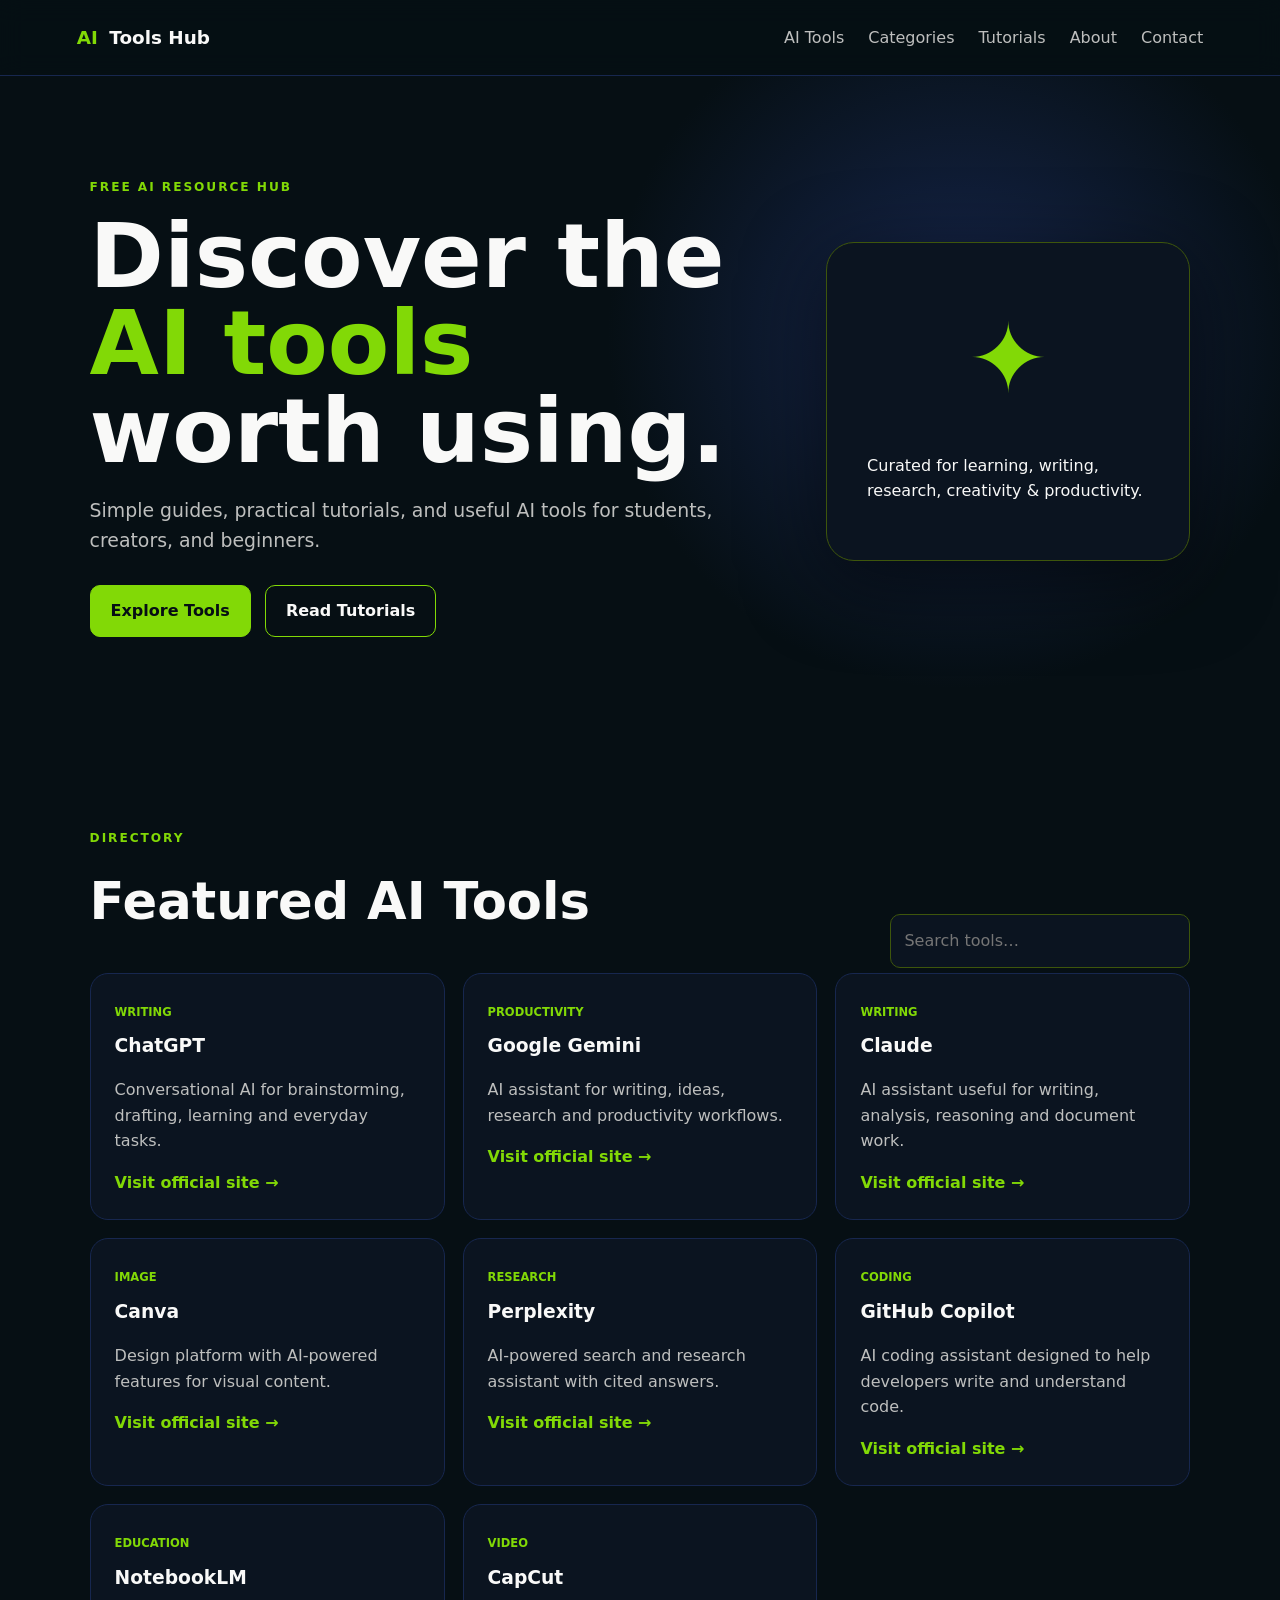
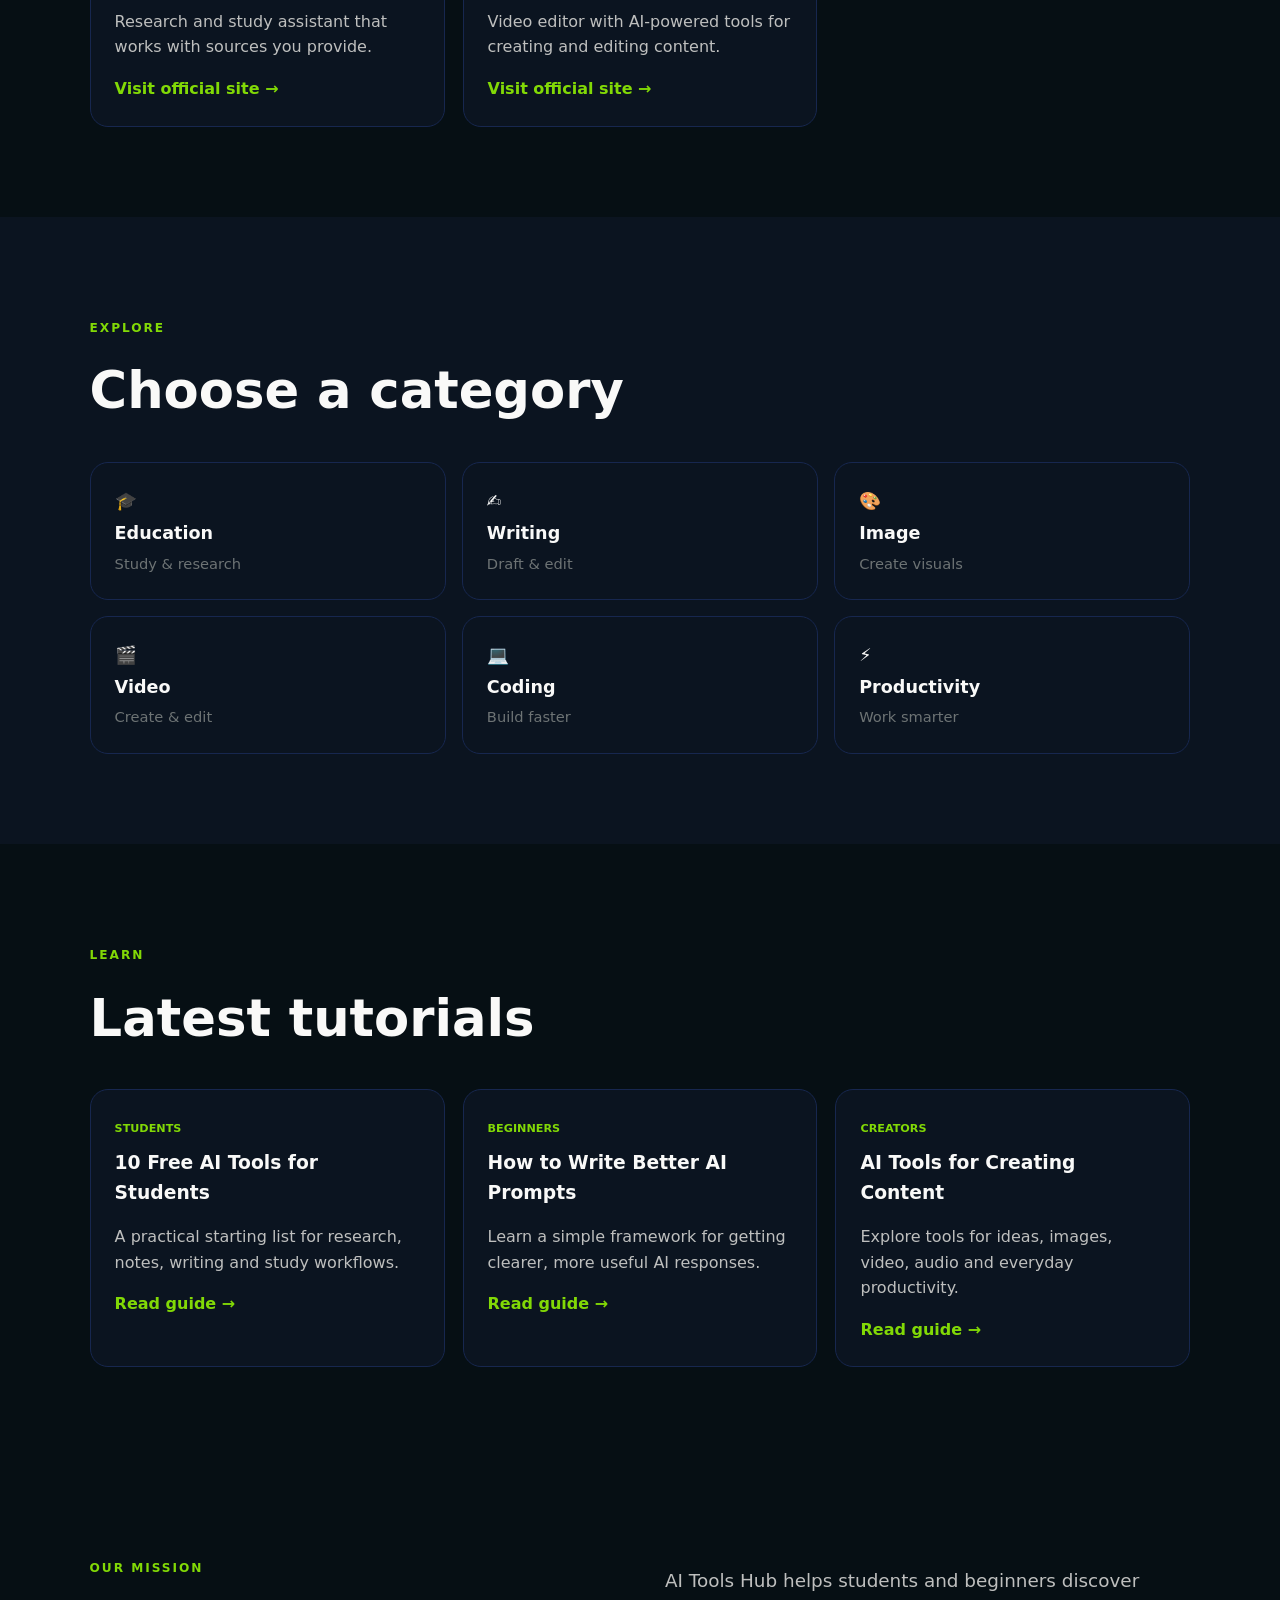
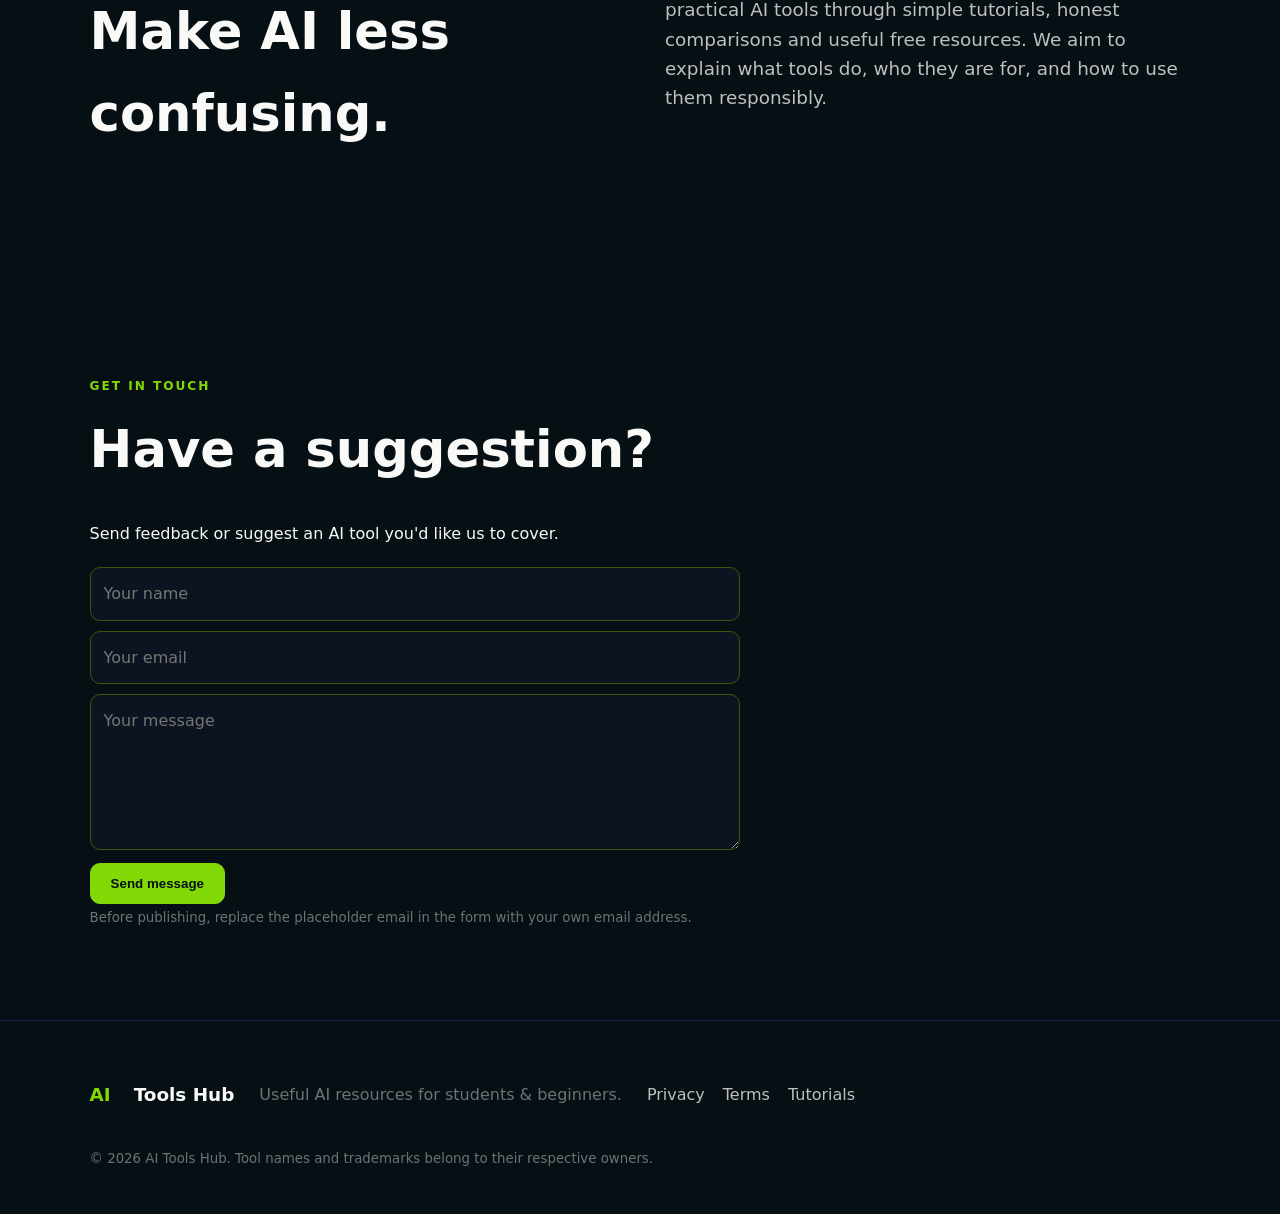
<file: public/index.html>
<!doctype html>
<html lang="en">
<head>
<meta charset="utf-8">
<meta name="viewport" content="width=device-width,initial-scale=1">
<meta name="description" content="AI Tools Hub — practical AI tools, tutorials, comparisons and resources for students and beginners.">
<title>AI Tools Hub — Discover Useful AI Tools</title>
<link rel="stylesheet" href="style.css">
</head>
<body>
<header class="nav">
  <a class="brand" href="index.html"><span>AI</span> Tools Hub</a>
  <button class="menu" aria-label="Open menu">☰</button>
  <nav>
    <a href="#tools">AI Tools</a><a href="#categories">Categories</a><a href="#tutorials">Tutorials</a><a href="#about">About</a><a href="#contact">Contact</a>
  </nav>
</header>

<main>
<section class="hero">
  <div class="hero-copy">
    <p class="eyebrow">FREE AI RESOURCE HUB</p>
    <h1>Discover the <em>AI tools</em> worth using.</h1>
    <p class="lead">Simple guides, practical tutorials, and useful AI tools for students, creators, and beginners.</p>
    <div class="actions"><a class="btn primary" href="#tools">Explore Tools</a><a class="btn ghost" href="#tutorials">Read Tutorials</a></div>
  </div>
  <div class="hero-card"><div class="orb">✦</div><p>Curated for learning, writing, research, creativity & productivity.</p></div>
</section>

<section id="tools" class="section">
  <div class="section-head"><div><p class="eyebrow">DIRECTORY</p><h2>Featured AI Tools</h2></div><input id="search" type="search" placeholder="Search tools…"></div>
  <div id="toolGrid" class="grid"></div>
  <p id="empty" class="empty" hidden>No tools found. Try another search.</p>
</section>

<section id="categories" class="section alt">
  <p class="eyebrow">EXPLORE</p><h2>Choose a category</h2>
  <div class="category-grid">
    <a href="#tools" data-filter="Education">🎓 <b>Education</b><small>Study & research</small></a>
    <a href="#tools" data-filter="Writing">✍️ <b>Writing</b><small>Draft & edit</small></a>
    <a href="#tools" data-filter="Image">🎨 <b>Image</b><small>Create visuals</small></a>
    <a href="#tools" data-filter="Video">🎬 <b>Video</b><small>Create & edit</small></a>
    <a href="#tools" data-filter="Coding">💻 <b>Coding</b><small>Build faster</small></a>
    <a href="#tools" data-filter="Productivity">⚡ <b>Productivity</b><small>Work smarter</small></a>
  </div>
</section>

<section id="tutorials" class="section">
  <p class="eyebrow">LEARN</p><h2>Latest tutorials</h2>
  <div class="article-grid">
    <article><span>STUDENTS</span><h3>10 Free AI Tools for Students</h3><p>A practical starting list for research, notes, writing and study workflows.</p><a href="tutorials.html">Read guide →</a></article>
    <article><span>BEGINNERS</span><h3>How to Write Better AI Prompts</h3><p>Learn a simple framework for getting clearer, more useful AI responses.</p><a href="tutorials.html">Read guide →</a></article>
    <article><span>CREATORS</span><h3>AI Tools for Creating Content</h3><p>Explore tools for ideas, images, video, audio and everyday productivity.</p><a href="tutorials.html">Read guide →</a></article>
  </div>
</section>

<section id="about" class="section about">
  <div><p class="eyebrow">OUR MISSION</p><h2>Make AI less confusing.</h2></div>
  <p>AI Tools Hub helps students and beginners discover practical AI tools through simple tutorials, honest comparisons and useful free resources. We aim to explain what tools do, who they are for, and how to use them responsibly.</p>
</section>

<section id="contact" class="section contact">
  <p class="eyebrow">GET IN TOUCH</p><h2>Have a suggestion?</h2>
  <p>Send feedback or suggest an AI tool you'd like us to cover.</p>
  <form action="https://formsubmit.co/REPLACE_WITH_YOUR_EMAIL" method="POST">
    <input name="name" placeholder="Your name" required><input name="email" type="email" placeholder="Your email" required>
    <textarea name="message" rows="5" placeholder="Your message" required></textarea>
    <button class="btn primary" type="submit">Send message</button>
  </form>
  <small>Before publishing, replace the placeholder email in the form with your own email address.</small>
</section>
</main>

<footer><div class="brand"><span>AI</span> Tools Hub</div><p>Useful AI resources for students & beginners.</p><div><a href="privacy.html">Privacy</a><a href="terms.html">Terms</a><a href="tutorials.html">Tutorials</a></div><small>© 2026 AI Tools Hub. Tool names and trademarks belong to their respective owners.</small></footer>
<script src="script.js"></script>
</body></html>
</file>
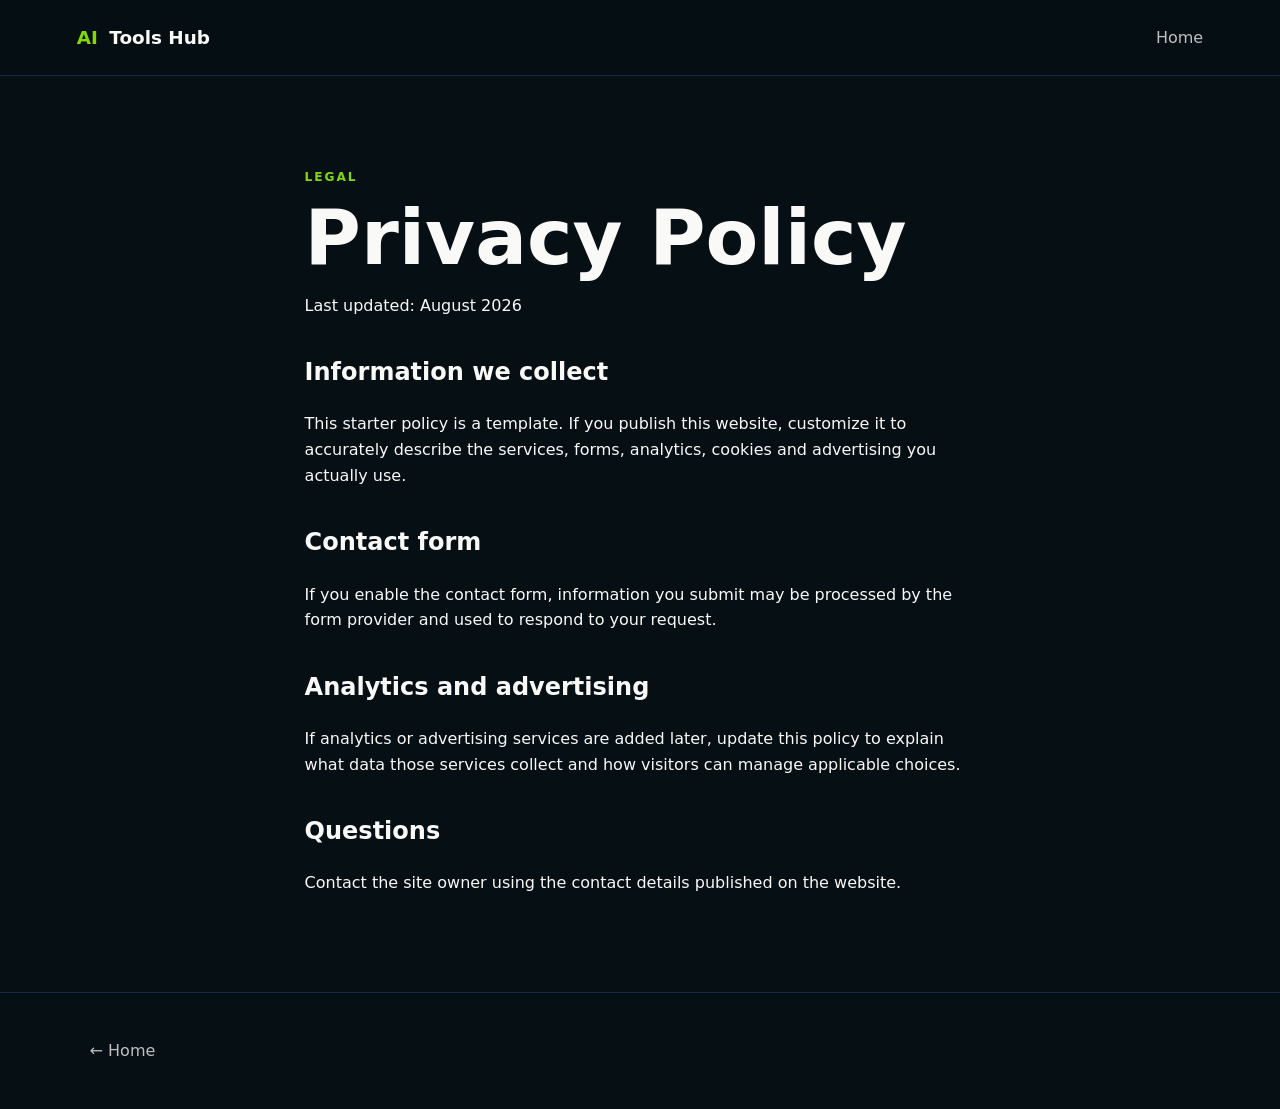
<file: public/privacy.html>
<!doctype html><html lang="en"><head><meta charset="utf-8"><meta name="viewport" content="width=device-width,initial-scale=1"><title>Privacy Policy — AI Tools Hub</title><link rel="stylesheet" href="style.css"></head><body><header class="nav"><a class="brand" href="index.html"><span>AI</span> Tools Hub</a><nav><a href="index.html">Home</a></nav></header><main><section class="legal"><p class="eyebrow">LEGAL</p><h1>Privacy Policy</h1><p>Last updated: August 2026</p><h2>Information we collect</h2><p>This starter policy is a template. If you publish this website, customize it to accurately describe the services, forms, analytics, cookies and advertising you actually use.</p><h2>Contact form</h2><p>If you enable the contact form, information you submit may be processed by the form provider and used to respond to your request.</p><h2>Analytics and advertising</h2><p>If analytics or advertising services are added later, update this policy to explain what data those services collect and how visitors can manage applicable choices.</p><h2>Questions</h2><p>Contact the site owner using the contact details published on the website.</p></section></main><footer><a href="index.html">← Home</a></footer></body></html>
</file>
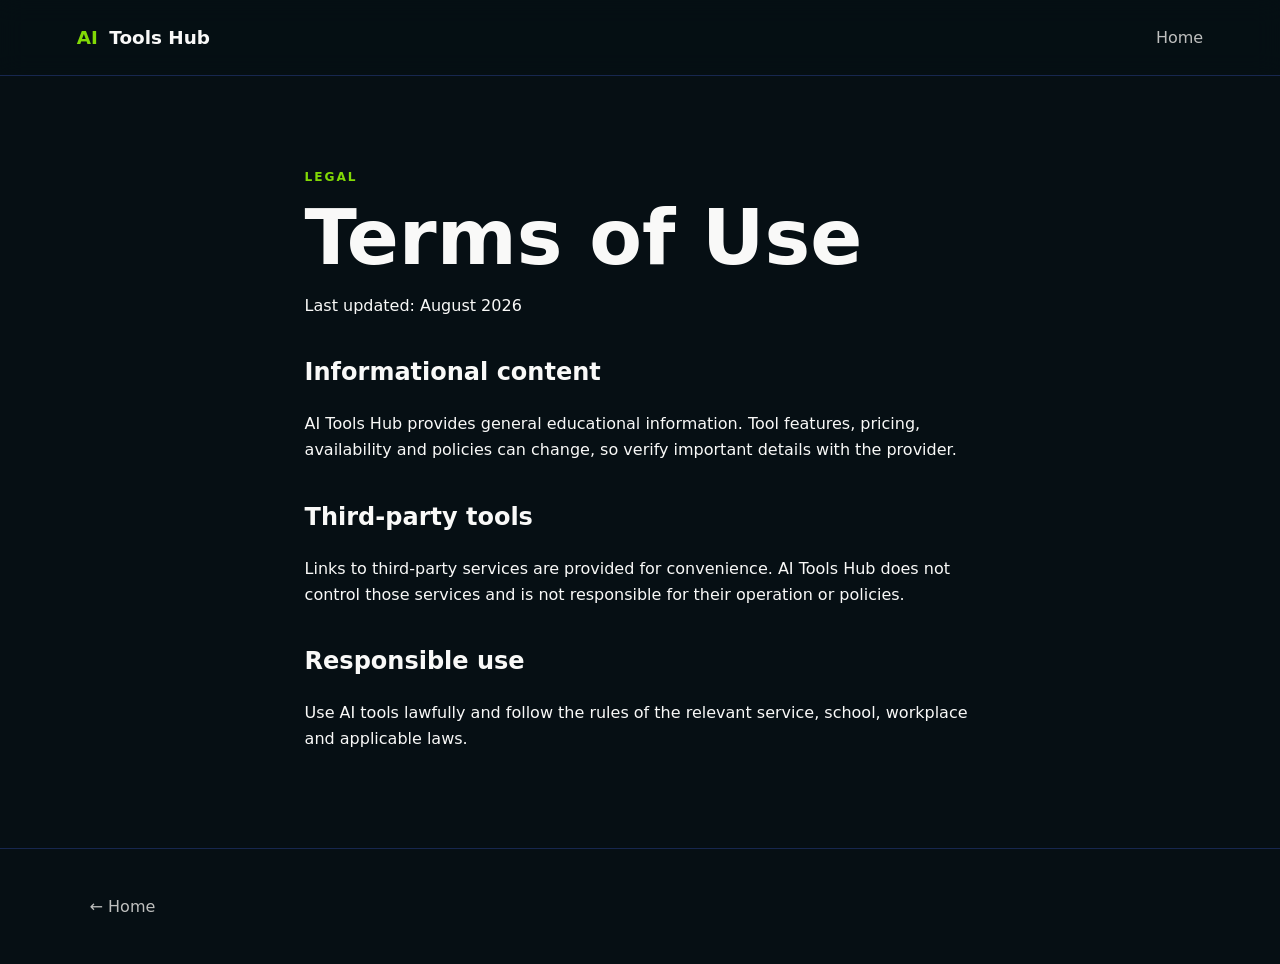
<file: public/terms.html>
<!doctype html><html lang="en"><head><meta charset="utf-8"><meta name="viewport" content="width=device-width,initial-scale=1"><title>Terms of Use — AI Tools Hub</title><link rel="stylesheet" href="style.css"></head><body><header class="nav"><a class="brand" href="index.html"><span>AI</span> Tools Hub</a><nav><a href="index.html">Home</a></nav></header><main><section class="legal"><p class="eyebrow">LEGAL</p><h1>Terms of Use</h1><p>Last updated: August 2026</p><h2>Informational content</h2><p>AI Tools Hub provides general educational information. Tool features, pricing, availability and policies can change, so verify important details with the provider.</p><h2>Third-party tools</h2><p>Links to third-party services are provided for convenience. AI Tools Hub does not control those services and is not responsible for their operation or policies.</p><h2>Responsible use</h2><p>Use AI tools lawfully and follow the rules of the relevant service, school, workplace and applicable laws.</p></section></main><footer><a href="index.html">← Home</a></footer></body></html>
</file>
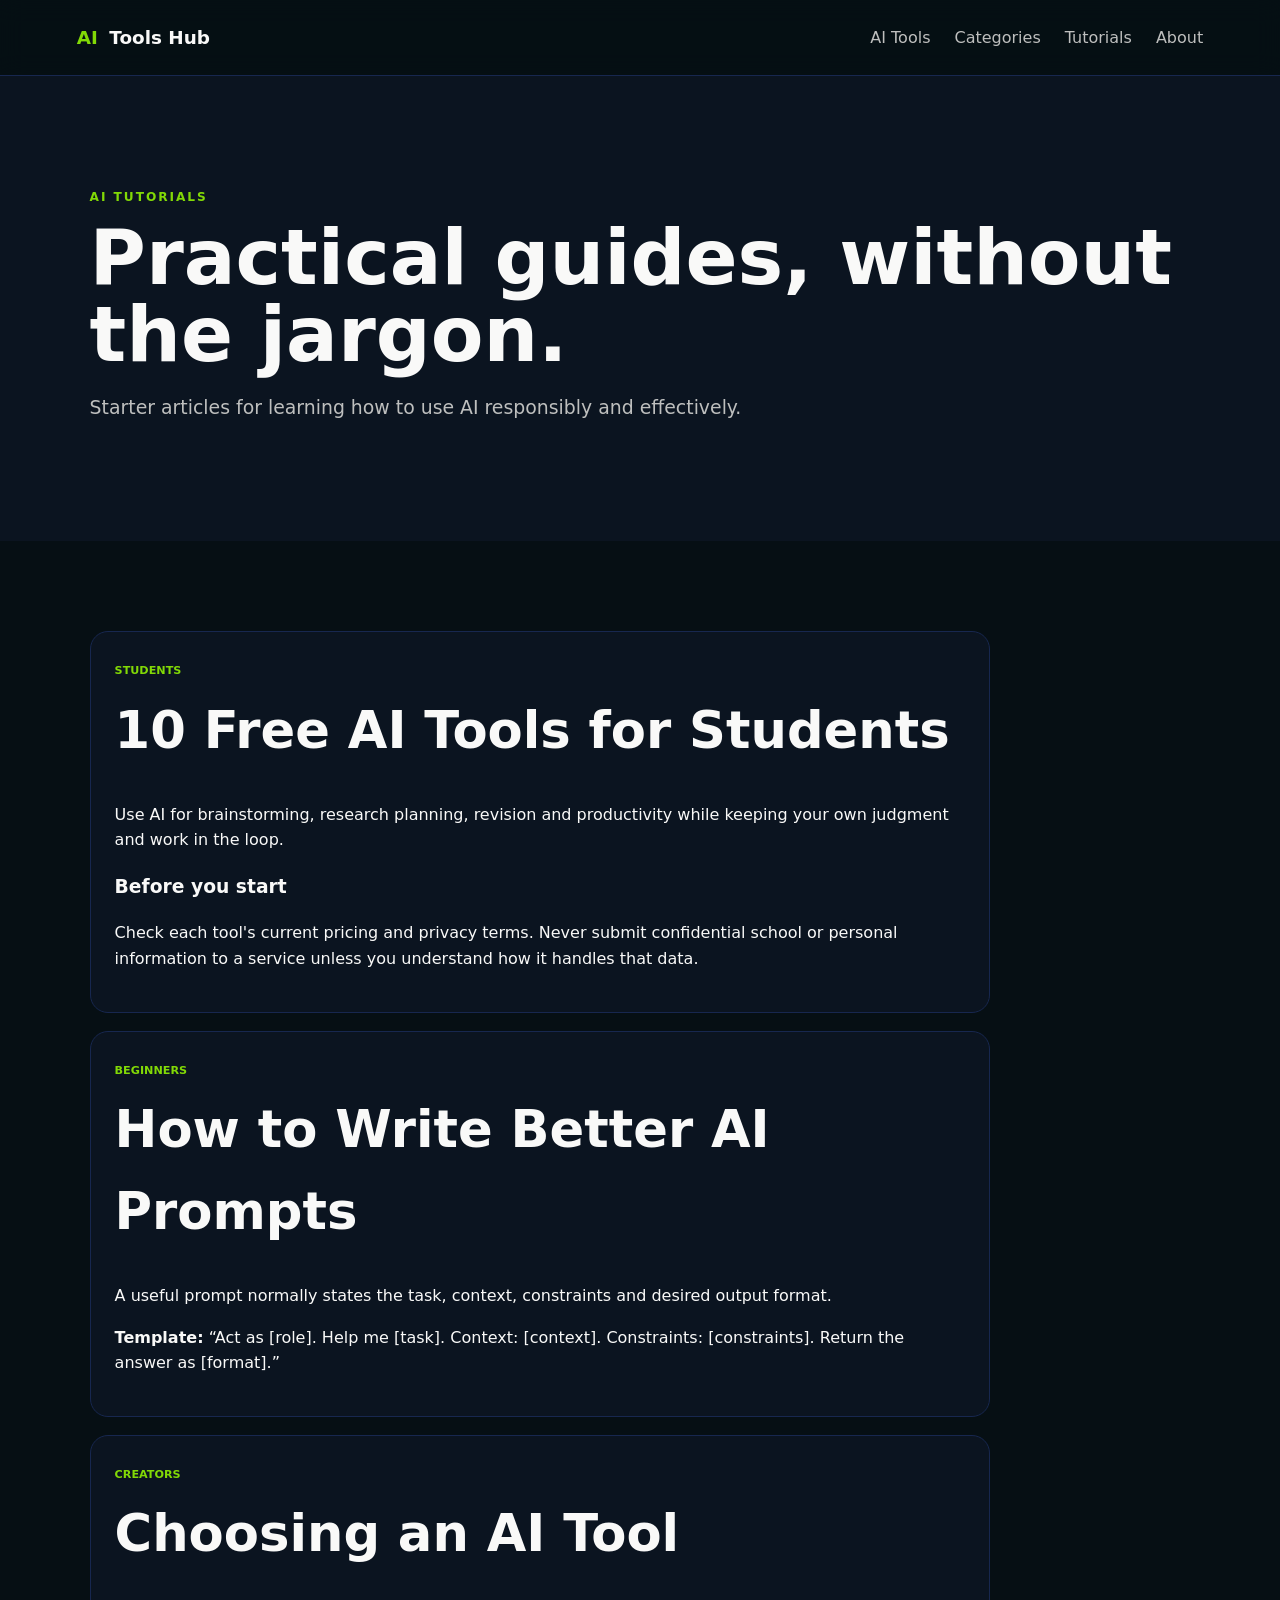
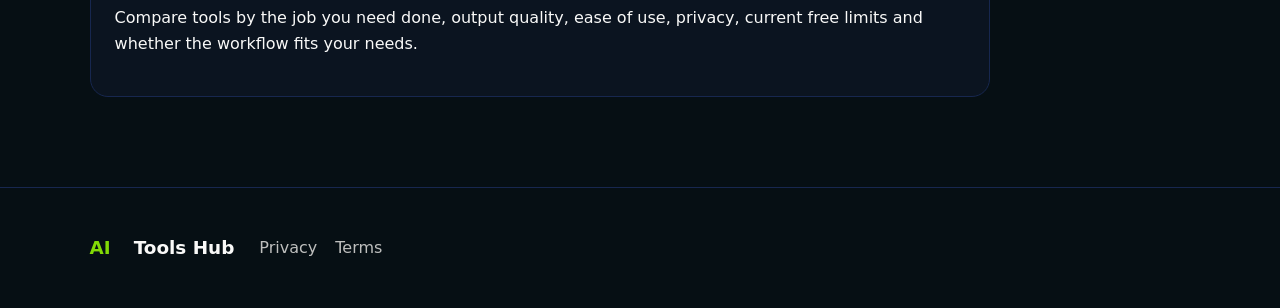
<file: public/tutorials.html>
<!doctype html><html lang="en"><head><meta charset="utf-8"><meta name="viewport" content="width=device-width,initial-scale=1"><meta name="description" content="Practical AI tutorials for students and beginners."><title>AI Tutorials — AI Tools Hub</title><link rel="stylesheet" href="style.css"></head><body>
<header class="nav"><a class="brand" href="index.html"><span>AI</span> Tools Hub</a><nav><a href="index.html#tools">AI Tools</a><a href="index.html#categories">Categories</a><a href="tutorials.html">Tutorials</a><a href="index.html#about">About</a></nav></header>
<main><section class="page-head"><p class="eyebrow">AI TUTORIALS</p><h1>Practical guides, without the jargon.</h1><p class="lead">Starter articles for learning how to use AI responsibly and effectively.</p></section>
<section class="section"><div class="article-list">
<article><span>STUDENTS</span><h2>10 Free AI Tools for Students</h2><p>Use AI for brainstorming, research planning, revision and productivity while keeping your own judgment and work in the loop.</p><h3>Before you start</h3><p>Check each tool's current pricing and privacy terms. Never submit confidential school or personal information to a service unless you understand how it handles that data.</p></article>
<article><span>BEGINNERS</span><h2>How to Write Better AI Prompts</h2><p>A useful prompt normally states the task, context, constraints and desired output format.</p><p><b>Template:</b> “Act as [role]. Help me [task]. Context: [context]. Constraints: [constraints]. Return the answer as [format].”</p></article>
<article><span>CREATORS</span><h2>Choosing an AI Tool</h2><p>Compare tools by the job you need done, output quality, ease of use, privacy, current free limits and whether the workflow fits your needs.</p></article>
</div></section></main><footer><div class="brand"><span>AI</span> Tools Hub</div><div><a href="privacy.html">Privacy</a><a href="terms.html">Terms</a></div></footer></body></html>
</file>
<file: public/style.css>
*{box-sizing:border-box}html{scroll-behavior:smooth}body{margin:0;font-family:Inter,system-ui,-apple-system,Segoe UI,sans-serif;background:#060f14;color:#f9f9f8;line-height:1.6}.nav{height:76px;display:flex;align-items:center;justify-content:space-between;padding:0 6%;border-bottom:1px solid #17274f;background:#060f14ee;position:sticky;top:0;z-index:5;backdrop-filter:blur(12px)}.brand{color:#f9f9f8;text-decoration:none;font-weight:800;font-size:1.15rem}.brand span{color:#82d906;margin-right:5px}.nav nav{display:flex;gap:24px}.nav nav a,footer a{color:#bebfbe;text-decoration:none}.nav nav a:hover,footer a:hover{color:#82d906}.menu{display:none;background:none;border:0;color:#fff;font-size:1.5rem}.hero{min-height:610px;padding:90px 7%;display:grid;grid-template-columns:1.3fr .7fr;gap:60px;align-items:center;background:radial-gradient(circle at 75% 40%,#17274f 0,transparent 34%)}.eyebrow{color:#82d906;font-size:.76rem;font-weight:800;letter-spacing:.16em}.hero h1{font-size:clamp(3rem,7vw,6rem);line-height:.98;margin:15px 0}.hero h1 em{font-style:normal;color:#82d906}.lead{font-size:1.18rem;color:#bebfbe;max-width:680px}.actions{display:flex;gap:14px;margin-top:30px}.btn{display:inline-block;border-radius:10px;padding:12px 20px;border:1px solid #82d906;text-decoration:none;font-weight:800;cursor:pointer}.primary{background:#82d906;color:#060f14}.ghost{color:#f9f9f8;background:transparent}.hero-card{border:1px solid #3e560c;border-radius:28px;padding:40px;background:#0b1420;box-shadow:0 20px 80px #0008}.orb{font-size:6rem;color:#82d906;text-align:center}.section{padding:90px 7%;max-width:1400px;margin:auto}.alt{max-width:none;background:#0b1420}.section-head{display:flex;justify-content:space-between;gap:20px;align-items:end}.section h2{font-size:clamp(2rem,4vw,3.2rem);margin:8px 0 30px}input,textarea{width:100%;background:#0b1420;color:#fff;border:1px solid #3e560c;border-radius:10px;padding:13px;margin:5px 0;font:inherit}.section-head input{max-width:300px}.grid{display:grid;grid-template-columns:repeat(3,1fr);gap:18px}.tool,.article-grid article,.article-list article,.category-grid a{background:#0b1420;border:1px solid #17274f;border-radius:18px;padding:24px}.tool h3,.article-grid h3{margin:8px 0}.tool p,.article-grid p,.about>p{color:#bebfbe}.tag{display:inline-block;color:#82d906;font-size:.72rem;font-weight:800}.tool a,.article-grid a{color:#82d906;text-decoration:none;font-weight:700}.category-grid{display:grid;grid-template-columns:repeat(3,1fr);gap:16px}.category-grid a{display:flex;flex-direction:column;gap:4px;color:#f9f9f8;text-decoration:none;font-size:1.1rem}.category-grid small{color:#6d7374}.article-grid{display:grid;grid-template-columns:repeat(3,1fr);gap:18px}.article-grid article span,.article-list article>span{color:#82d906;font-size:.7rem;font-weight:800}.about{display:grid;grid-template-columns:1fr 1fr;gap:50px}.about>p{font-size:1.15rem}.contact form{max-width:650px}.contact small{color:#6d7374}.page-head{padding:100px 7%;background:#0b1420}.page-head h1,.legal h1{font-size:clamp(2.8rem,6vw,5rem);line-height:1;margin:10px 0}.article-list{max-width:900px;display:grid;gap:18px}.legal{max-width:850px;margin:auto;padding:80px 7%}.legal h2{margin-top:35px}footer{padding:45px 7%;border-top:1px solid #17274f;color:#6d7374;display:flex;gap:25px;align-items:center;flex-wrap:wrap}footer div{display:flex;gap:18px}.empty{color:#bebfbe}@media(max-width:800px){.nav nav{display:none}.menu{display:block}.hero{grid-template-columns:1fr;padding-top:60px}.grid,.article-grid,.category-grid,.about{grid-template-columns:1fr}.section-head{align-items:stretch;flex-direction:column}.section-head input{max-width:none}.hero h1{font-size:3.3rem}}
</file>
